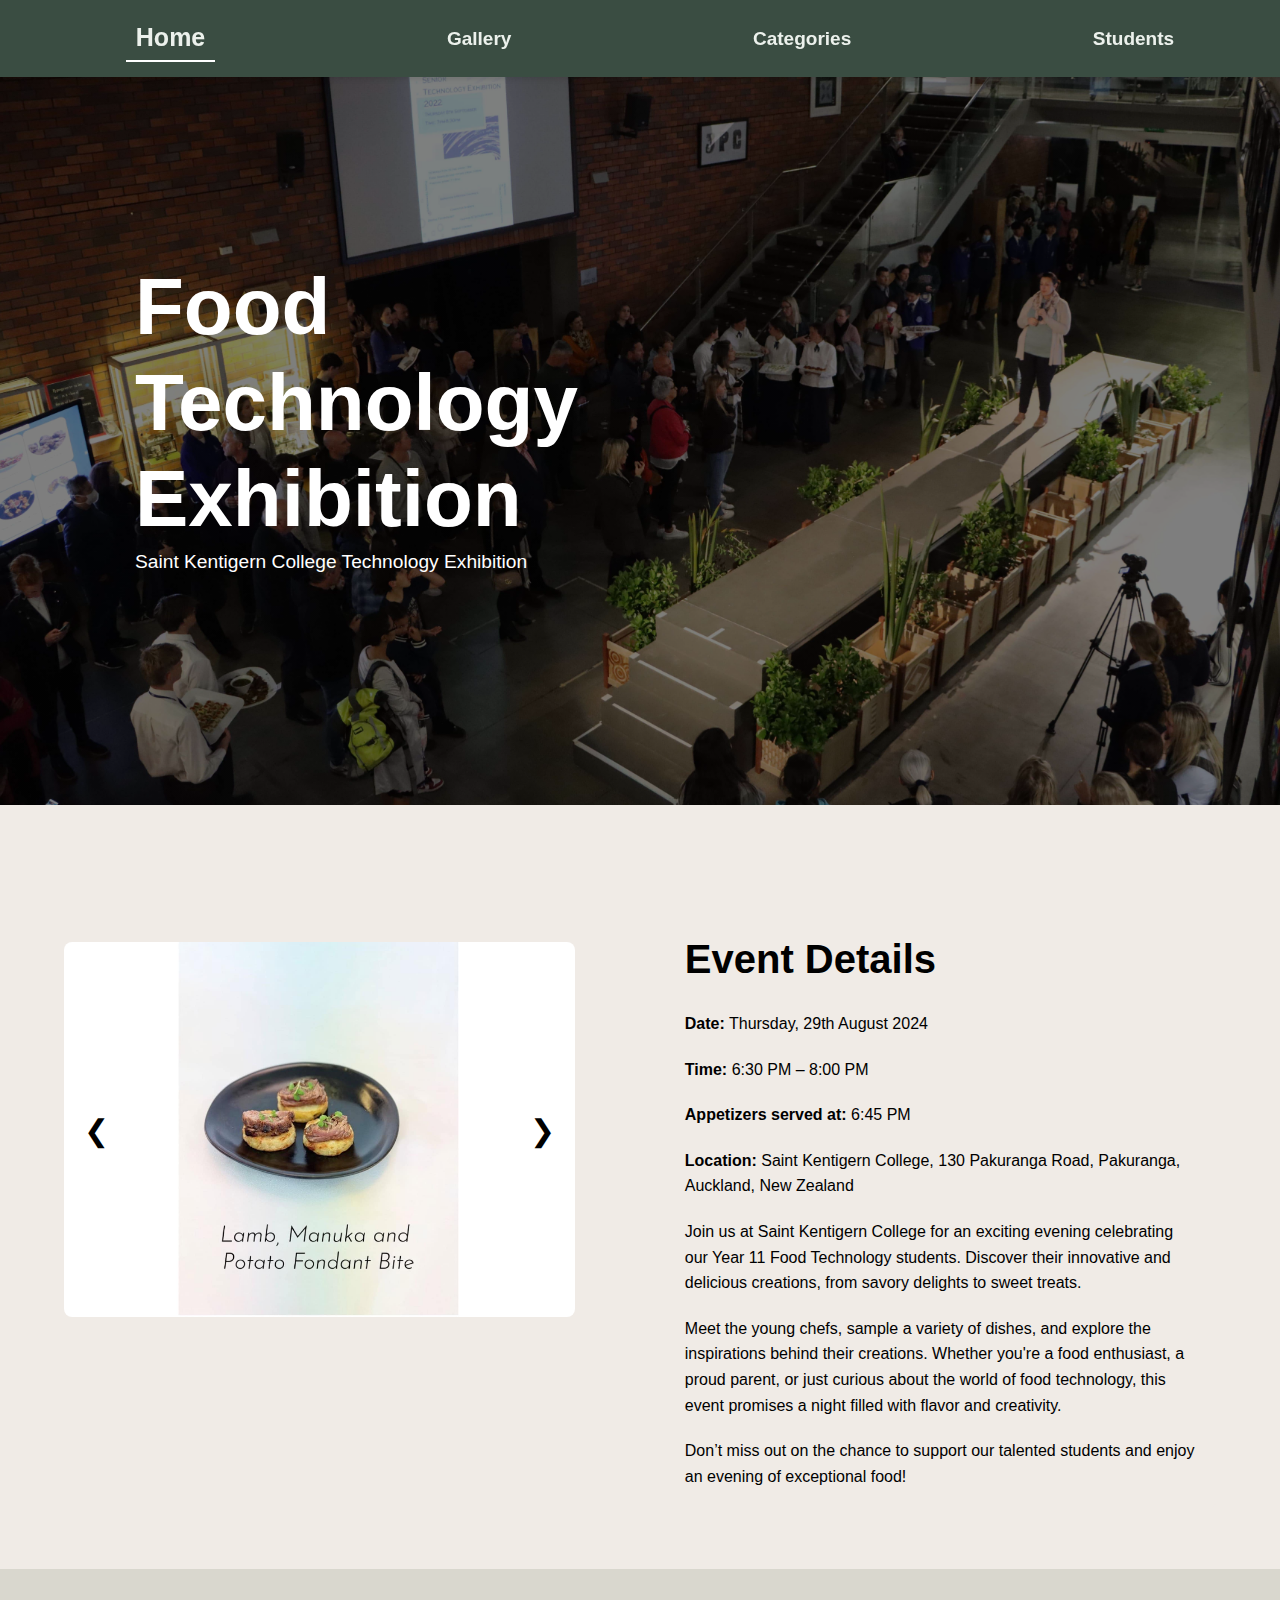
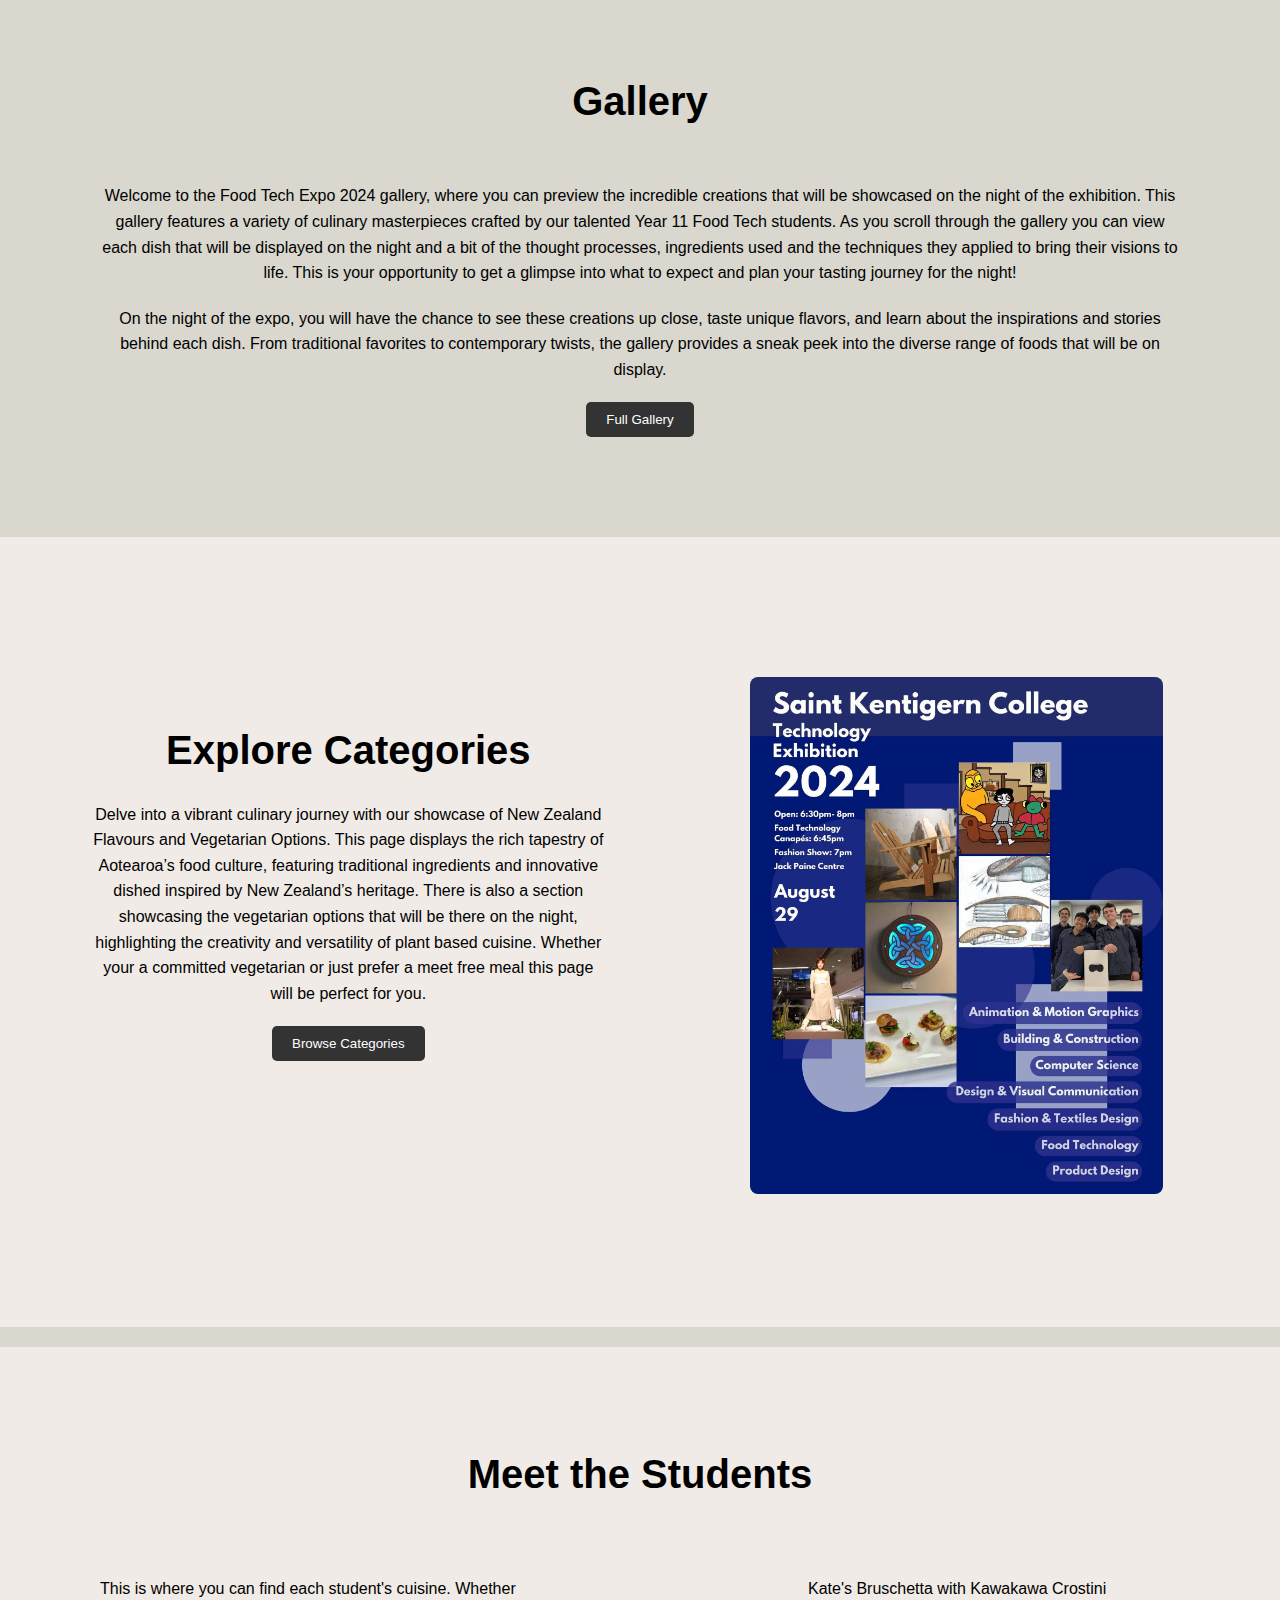
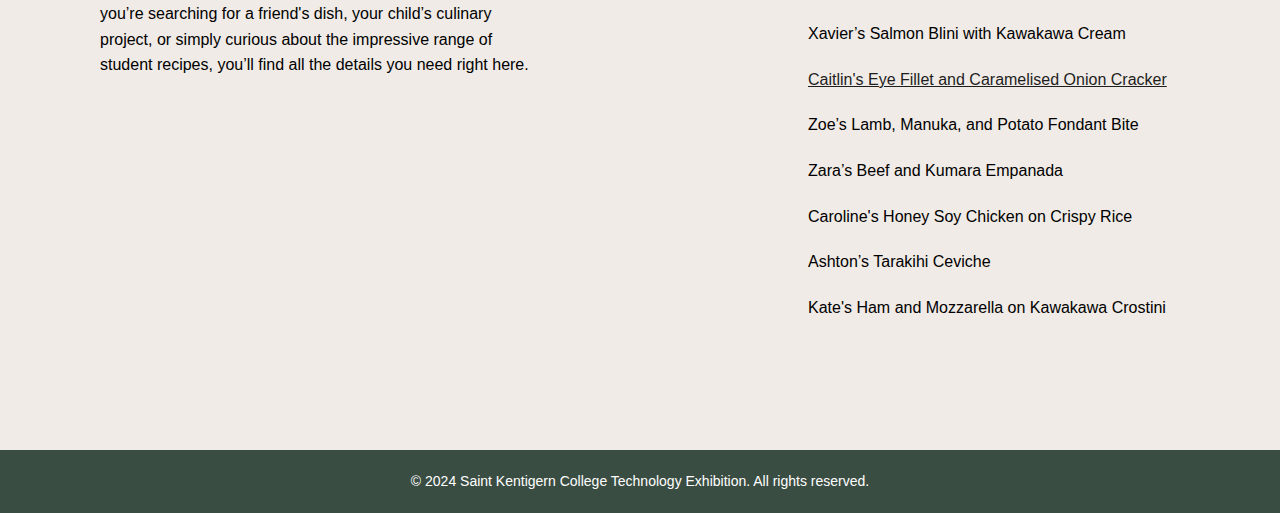
<file: index.html>
<!DOCTYPE html>
<html lang="en">

<head>
    <meta charset="UTF-8">
    <meta http-equiv="X-UA-Compatible" content="IE=edge">
    <meta name="viewport" content="width=device-width, initial-scale=1.0">
    <title>Food Technology Exhibition</title>
    <link rel="stylesheet" href="/css/styles.css">
    <link rel="stylesheet" href="/css/nav-footer.css">

</head>

<body>

    <nav>
        <a class="nav-home" href="/html/index.html">Home</a>
        <a class="nav-gallery" href="/html/gallery.html">Gallery</a>
        <a class="nav-categories" href="/html/categories.html">Categories</a>
        <a class="nav-student" href="#students">Students</a>
    </nav>



    <div id="hero-imageid" class="hero-image">
        <div class="hero-text">
            <h1>Food Technology Exhibition</h1>
            <p>Saint Kentigern College Technology Exhibition</p>
        </div>
    </div>

    <section class="intro">
        <div class="intro-content">
            <div class="slider-container">
                <div class="slider">
                    <div class="slides">

                        <img src="/images/food-images/food-1.jpg" alt="Lamb, Manuka and Potato Fondant Bite">
                        <img src="/images/food-images/food-2.jpg" alt="Beef and Kumara Empanada">
                        <img src="/images/food-images/food-3.png" alt="Tarakihi Ceviche">
                        <img src="/images/food-images/food-4.png" alt="Ham and Mozzerella on Kawakawa Crostini">
                        <img src="/images/food-images/food-5.jpg" alt="Eye Fillet and Caramelised Onion Cracker">
                        <img src="/images/food-images/food-6.jpg" alt="Salmon Blini with Kawakawa Cream">
                        <img src="/images/food-images/food-7.png" alt="Bruschetta with Kawakawa Crostini">
                        <img src="/images/food-images/food-8.jpg" alt="Honey Soy Chicken on Crispy Rice">
                    </div>
                    <button class="prev">&#10094;</button>
                    <button class="next">&#10095;</button>
                </div>


            </div>



            <div class="intro-text">
                <h2>Event Details</h2>
                <p><strong>Date:</strong> Thursday, 29th August 2024</p>
                <p><strong>Time:</strong> 6:30 PM – 8:00 PM</p>
                <p><strong>Appetizers served at:</strong> 6:45 PM</p>
                <p><strong>Location:</strong> Saint Kentigern College, 130 Pakuranga Road,
                    Pakuranga, Auckland,
                    New Zealand</p>

                <p>Join us at Saint Kentigern College for an exciting evening celebrating our Year 11 Food Technology
                    students. Discover their innovative and delicious creations, from savory delights to sweet treats.
                </p>

                <p>Meet the young chefs, sample a variety of dishes, and explore the inspirations behind their
                    creations. Whether you're a food enthusiast, a
                    proud parent, or just curious about the world of food technology, this event promises a night filled
                    with flavor and creativity.</p>

                <p>Don’t miss out on the chance to support our talented students and enjoy an evening of exceptional
                    food!</p>
            </div>
        </div>
    </section>

    <section id="gallery" class="section gallery-section">
        <h2>Gallery</h2>
        <p>Welcome to the Food Tech Expo 2024 gallery, where you can preview the incredible creations that will be
            showcased on the night of the exhibition. This gallery features a variety of culinary masterpieces crafted
            by our talented Year 11 Food Tech students. As you scroll through the gallery you can view each dish that
            will be displayed on the night and a bit of the thought processes, ingredients used and the techniques they
            applied to bring their visions to life. This is your opportunity to get a glimpse into what to expect and
            plan your tasting journey for the night!</p>
        <p>On the night of the expo, you will have the chance to see these creations up close, taste unique flavors, and
            learn about the inspirations and stories behind each dish. From traditional favorites to contemporary
            twists, the gallery provides a sneak peek into the diverse range of foods that will be on display. </p>
        <button class="navigate-button" onclick="window.location.href='gallery.html'">Full Gallery</button>

    </section>




    <section class="category-section">

        <div class="category-content">
            <div class="category-text-content">
                <h2>Explore Categories</h2>
                <p>Delve into a vibrant culinary journey with our showcase of New Zealand Flavours and Vegetarian
                    Options. This page displays the rich tapestry of Aotearoa’s food culture, featuring traditional
                    ingredients and innovative dished inspired by New Zealand’s heritage.
                    There is also a section showcasing the vegetarian options that will be there on the night,
                    highlighting the creativity and versatility of plant based cuisine. Whether your a committed
                    vegetarian or just prefer a meet free meal this page will be perfect for you.</p>
                <button class="navigate-button" onclick="window.location.href='categories.html'">Browse
                    Categories</button>
            </div>

            <div class="category-image-content">
                <img src="/images/poster.jpg" alt="Saint Kentigern Tech Exhibition Poster">
            </div>
        </div>
    </section>

    <div class="divider"></div>

    <section id="students" class="section students-section">
        <h2>Meet the Students</h2>
        <p></p>

        <div class="students-content">
            <div class="students-left">
                <p>This is where you can find each student's cuisine. Whether you’re searching for a friend's dish, your
                    child’s culinary project, or simply curious about the impressive range of student recipes, you’ll
                    find all the details you need right here.</p>

            </div>

            <div class="students-right">
                <p>Kate's Bruschetta with Kawakawa Crostini</p>
                <p>Xavier’s Salmon Blini with Kawakawa Cream</p>
                <p><a href="student.html">Caitlin's Eye Fillet and Caramelised Onion Cracker</a></p>
                <p>Zoe’s Lamb, Manuka, and Potato Fondant Bite</p>
                <p>Zara’s Beef and Kumara Empanada</p>
                <p>Caroline's Honey Soy Chicken on Crispy Rice</p>
                <p>Ashton’s Tarakihi Ceviche</p>
                <p>Kate's Ham and Mozzarella on Kawakawa Crostini</p>
            </div>
        </div>
    </section>



    <footer>
        <div class="footer-content">
            <p>&copy; 2024 Saint Kentigern College Technology Exhibition. All rights reserved.</p>
        </div>
    </footer>


    <script src="/js/auto-slider.js"></script>
</body>

</html>
</file>
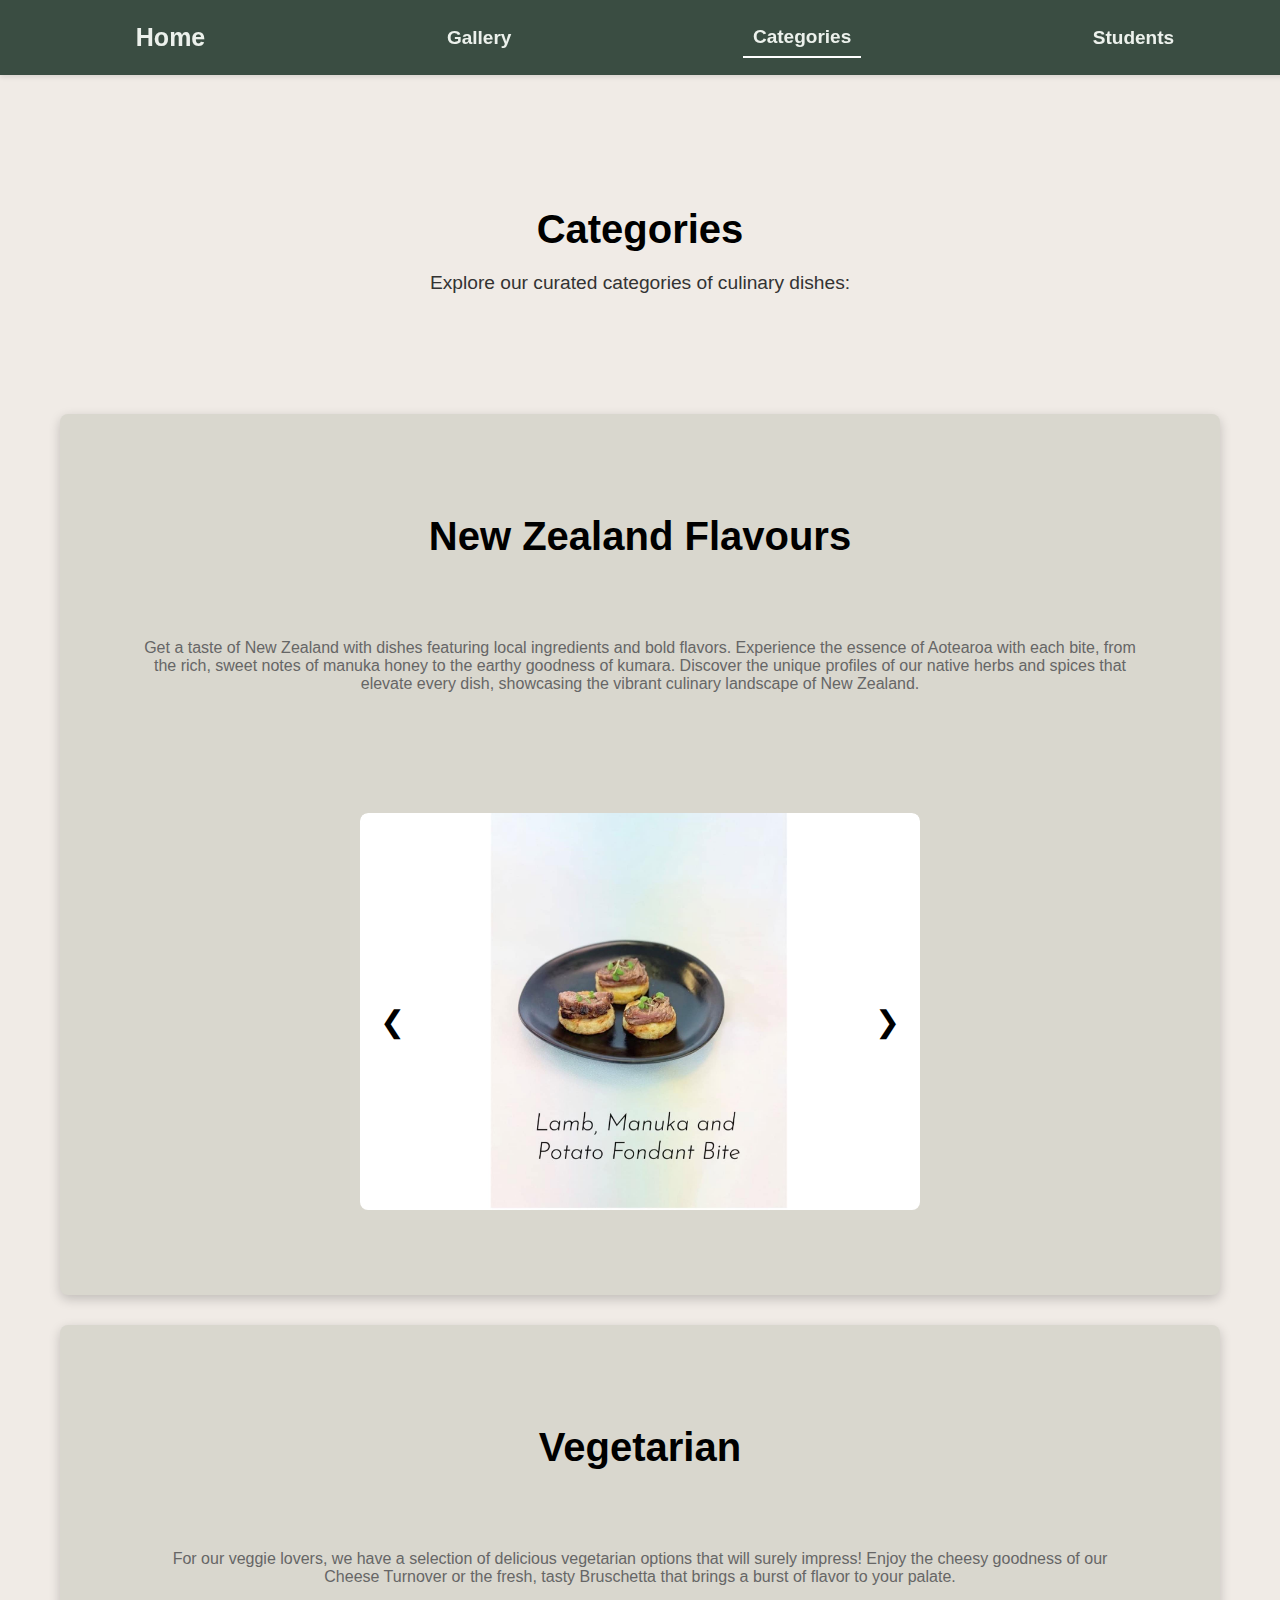
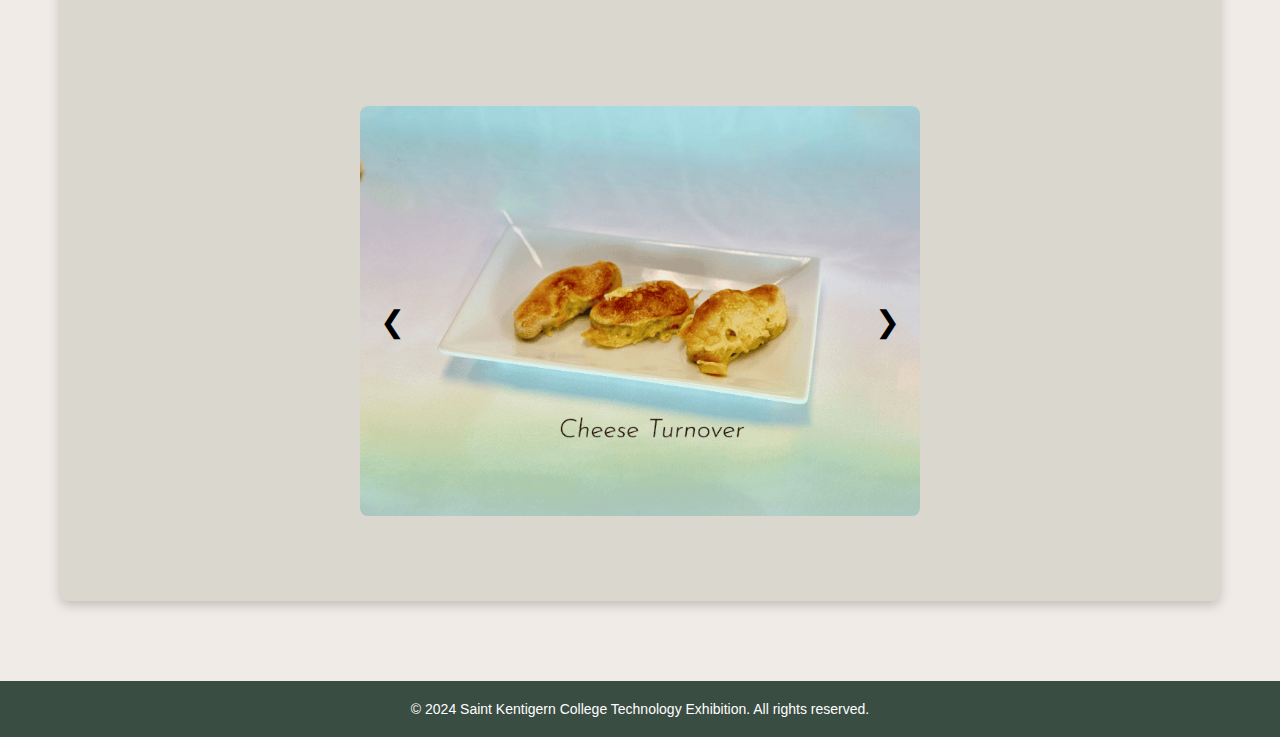
<file: categories.html>
<!DOCTYPE html>
<html lang="en">

<head>
    <meta charset="UTF-8">
    <meta name="viewport" content="width=device-width, initial-scale=1.0">
    <title>Categories - Food Technology Exhibition</title>
    <link rel="stylesheet" href="/css/categories.css">
    <link rel="stylesheet" href="/css/nav-footer.css">
</head>

<body>

    <nav>
        <a class="nav-home" href="index.html">Home</a>
        <a class="nav-gallery" href="gallery.html">Gallery</a>
        <a class="nav-categories" href="categories.html">Categories</a>
        <a class="nav-student" href="/html/index.html#students">Students</a>
    </nav>

    <section class="category-section">
        <h1>Categories</h1>
        <p>Explore our curated categories of culinary dishes:</p>

        <div class="category-grid">
            <div class="category-item">
                <h1>New Zealand Flavours</h1>
                <p>Get a taste of New Zealand with dishes featuring local ingredients and bold flavors. Experience the essence of Aotearoa with each bite, from the rich, sweet notes of manuka honey to the earthy goodness of kumara. Discover the unique profiles of our native herbs and spices that elevate every dish, showcasing the vibrant culinary landscape of New Zealand.</p>

                <div class="slider-container">
                    <div class="slider">
                        <div class="slides">
                            <img src="/images/food-images/food-1.jpg" alt="Lamb, Manuka and Potato Fondant Bite">
                            <img src="/images/food-images/food-2.jpg" alt="Beef and Kumara Empanada">
                            <img src="/images/food-images/food-6.jpg" alt="Salmon Blini with Kawakawa Cream">
                            <img src="/images/food-images/food-7.png" alt="Bruschetta with Kawakawa Crostini">
                        </div>
                        <button class="prev">&#10094;</button>
                        <button class="next">&#10095;</button>
                    </div>
                </div>
            </div>

            <div class="category-item">
                <h1>Vegetarian</h1>
                <p>For our veggie lovers, we have a selection of delicious vegetarian options that will surely impress! Enjoy the cheesy goodness of our Cheese Turnover or the fresh, tasty Bruschetta that brings a burst of flavor to your palate.</p>

                <div class="slider-container">
                    <div class="slider">
                        <div class="slides">
                            <img src="/images/food-images/food-4.png" alt="Cheese Turnover">
                            <img src="/images/food-images/food-7.png" alt="Bruschetta">
                        </div>
                        <button class="prev">&#10094;</button>
                        <button class="next">&#10095;</button>
                    </div>
                </div>
            </div> <!-- Close category-item div -->
        </div> <!-- Close category-grid div -->
    </section>

    <footer>
        <div class="footer-content">
            <p>&copy; 2024 Saint Kentigern College Technology Exhibition. All rights reserved.</p>
        </div>
    </footer>

    <script src="/js/auto-slider.js"></script>
</body>

</html>
</file>
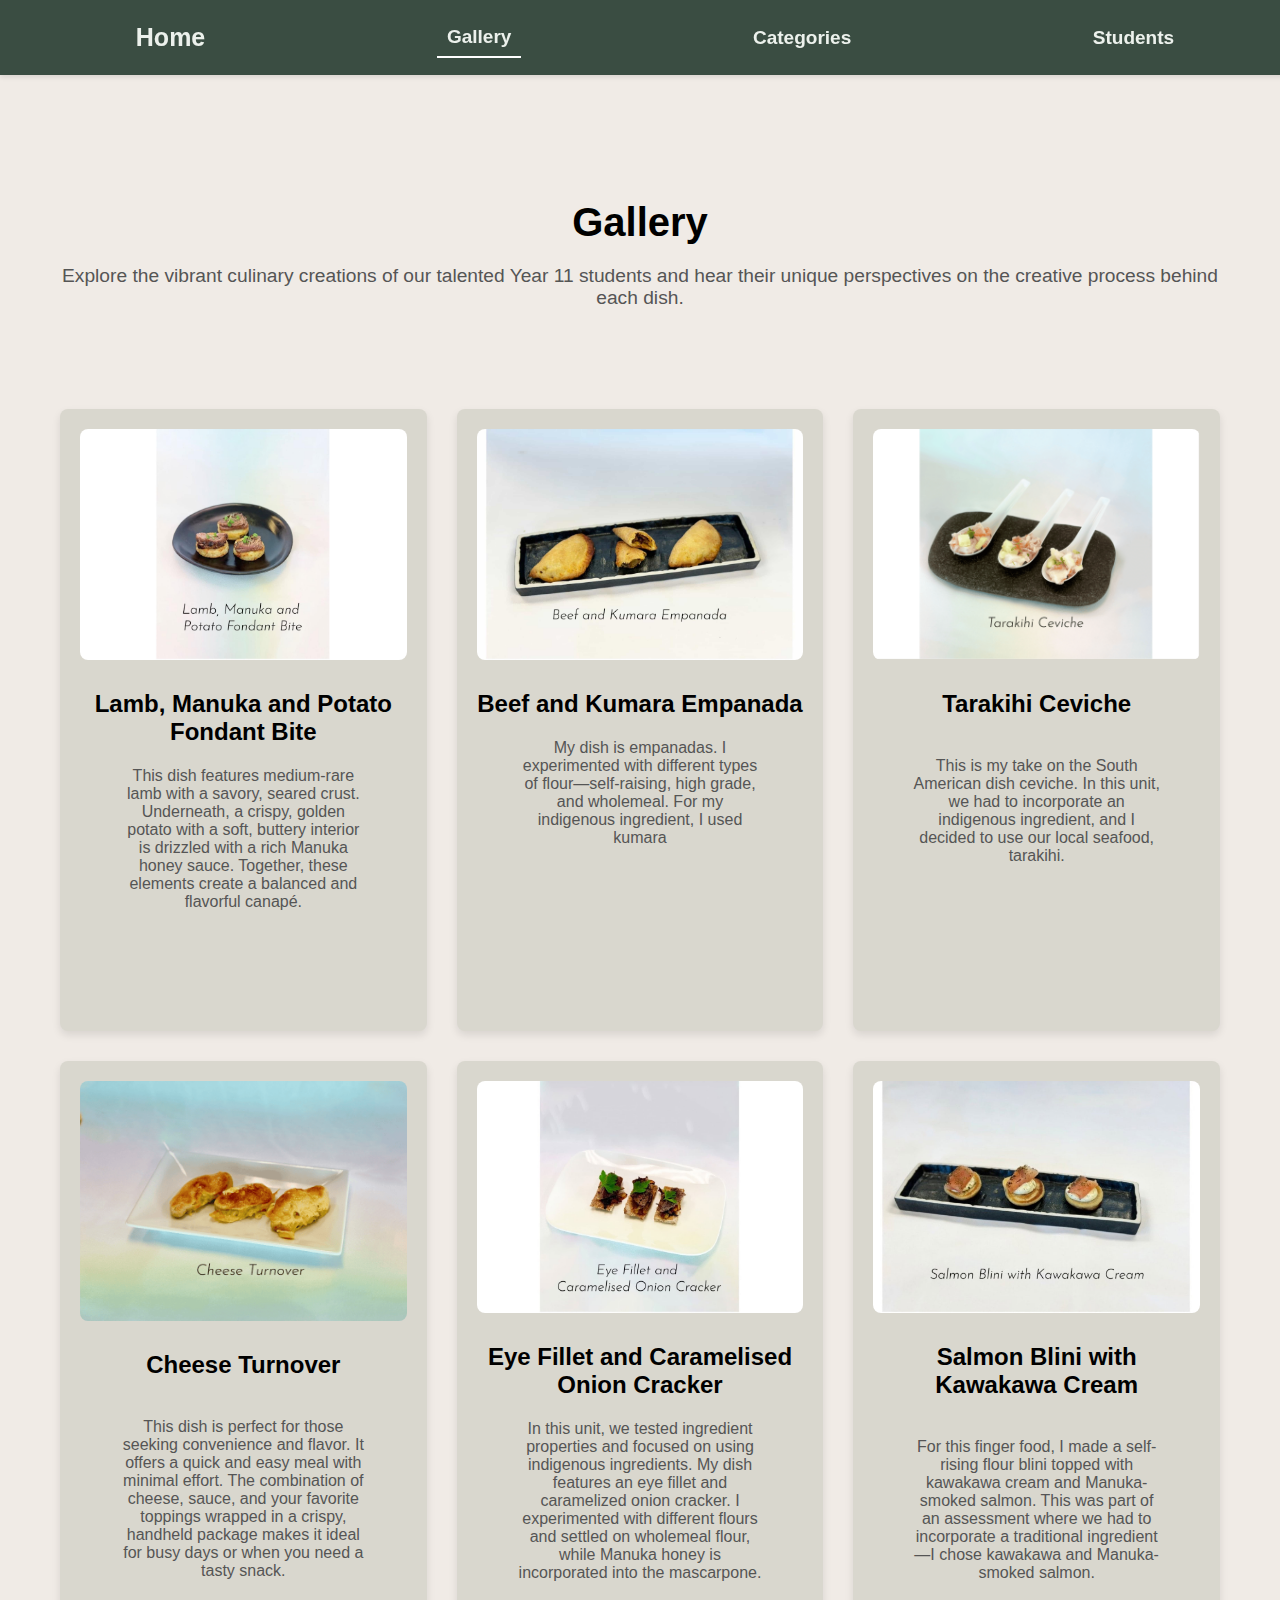
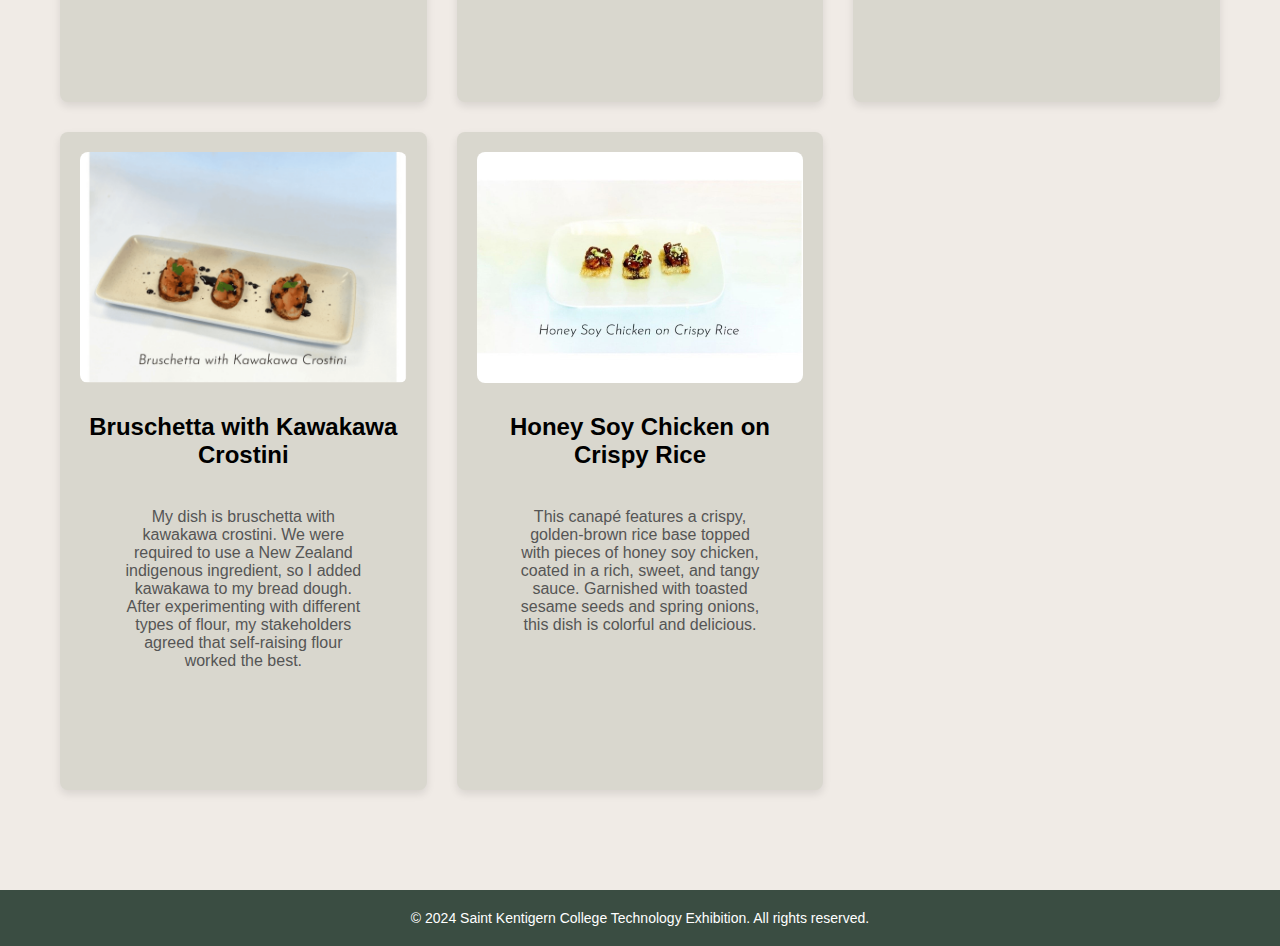
<file: gallery.html>
<!DOCTYPE html>
<html lang="en">

<head>
    <meta charset="UTF-8">
    <meta name="viewport" content="width=device-width, initial-scale=1.0">
    <title>Gallery - Food Technology Exhibition</title>
    <link rel="stylesheet" href="/css/gallery.css">
    <link rel="stylesheet" href="/css/nav-footer.css">
</head>

<body>

    <nav>
        <a class="nav-home" href="index.html">Home</a>
        <a class="nav-gallery" href="gallery.html">Gallery</a>
        <a class="nav-categories" href="categories.html">Categories</a>
        <a class="nav-student" href="/html/index.html#students">Students</a>
    </nav>

    <section class="gallery-section">
        <h1>Gallery</h1>
        <p>Explore the vibrant culinary creations of our talented Year 11 students and hear their unique perspectives on
            the creative process behind each dish.</p>


        <div class="gallery-grid">
            <div class="gallery-item">
                <img src="/images/food-images/food-1.jpg" alt="Lamb, Manuka and Potato Fondant Bite" class="gallery-image">
                <h2>Lamb, Manuka and Potato Fondant Bite</h2>
                <p>This dish features medium-rare lamb with a savory, seared crust. Underneath, a crispy, golden potato
                    with a soft, buttery interior is drizzled with a rich Manuka honey sauce. Together, these elements
                    create a balanced and flavorful canapé.</p>
            </div>
            <div class="gallery-item">
                <img src="/images/food-images/food-2.jpg" alt="Beef and Kumara Empanada" class="gallery-image">
                <h2>Beef and Kumara Empanada</h2>
                <p>My dish is empanadas. I experimented with different types of flour—self-raising, high grade, and
                    wholemeal. For my indigenous ingredient, I used kumara</p>
            </div>
            <div class="gallery-item">
                <img src="/images/food-images/food-3.png" alt="Tarakihi Ceviche" class="gallery-image">
                <h2>Tarakihi Ceviche</h2>
                <br>
                <p>This is my take on the South American dish ceviche. In this unit, we had to incorporate an indigenous
                    ingredient, and I decided to use our local seafood, tarakihi.</p>
            </div>
            <div class="gallery-item">
                <img src="/images/food-images/food-4.png" alt="Cheese Turnover" class="gallery-image">
                <h2>Cheese Turnover</h2>
                <br>
                <p>This dish is perfect for those seeking convenience and flavor. It offers a quick and easy meal with
                    minimal effort. The combination of cheese, sauce, and your favorite toppings wrapped in a crispy,
                    handheld package makes it ideal for busy days or when you need a tasty snack.</p>
            </div>
            <div class="gallery-item">
                <img src="/images/food-images/food-5.jpg" alt="Eye Fillet and Caramelised Onion Cracker" class="gallery-image">
                <h2>Eye Fillet and Caramelised Onion Cracker</h2>
                <p>In this unit, we tested ingredient properties and focused on using indigenous ingredients. My dish
                    features an eye fillet and caramelized onion cracker. I experimented with different flours and
                    settled on wholemeal flour, while Manuka honey is incorporated into the mascarpone.</p>
            </div>
            <div class="gallery-item">
                <img src="/images/food-images/food-6.jpg" alt="Salmon Blini with Kawakawa Cream" class="gallery-image">
                <h2>Salmon Blini with Kawakawa Cream</h2>
                <br>
                <p>For this finger food, I made a self-rising flour blini topped with kawakawa cream and Manuka-smoked
                    salmon. This was part of an assessment where we had to incorporate a traditional ingredient—I chose
                    kawakawa and Manuka-smoked salmon.</p>
            </div>
            <div class="gallery-item">
                <img src="/images/food-images/food-7.png" alt="Bruschetta with Kawakawa Crostini" class="gallery-image">
                <h2>Bruschetta with Kawakawa Crostini</h2>
                <br>
                <p>My dish is bruschetta with kawakawa crostini. We were required to use a New Zealand indigenous
                    ingredient, so I added kawakawa to my bread dough. After experimenting with different types of
                    flour, my stakeholders agreed that self-raising flour worked the best.</p>
            </div>
            <div class="gallery-item">
                <img src="/images/food-images/food-8.jpg" alt="Honey Soy Chicken on Crispy Rice" class="gallery-image">
                <h2>Honey Soy Chicken on Crispy Rice</h2>
                <br>
                <p>This canapé features a crispy, golden-brown rice base topped with pieces of honey soy chicken, coated
                    in a rich, sweet, and tangy sauce. Garnished with toasted sesame seeds and spring onions, this dish
                    is colorful and delicious.</p>
            </div>
        </div>
    </section>

    <div id="myModal" class="modal">
        <span class="modal-close">&times;</span>
        <img class="modal-content" id="img01">

    </div>

    <footer>
        <div class="footer-content">
            <p>&copy; 2024 Saint Kentigern College Technology Exhibition. All rights reserved.</p>
        </div>
    </footer>

    <script>

        document.addEventListener("DOMContentLoaded", () => {
            const modal = document.getElementById("myModal");
            const modalImg = document.getElementById("img01");
            const closeModal = document.querySelector(".modal-close");


            const images = document.querySelectorAll(".gallery-image");


            images.forEach((img) => {
                img.addEventListener("click", function () {
                    modal.style.display = "flex";
                    modalImg.src = this.src;
                });
            });


            closeModal.addEventListener("click", function () {
                modal.style.display = "none";
            });


            modal.addEventListener("click", function (event) {
                if (event.target === modal) {
                    modal.style.display = "none";
                }
            });
        });

    </script>
</body>

</html>
</file>
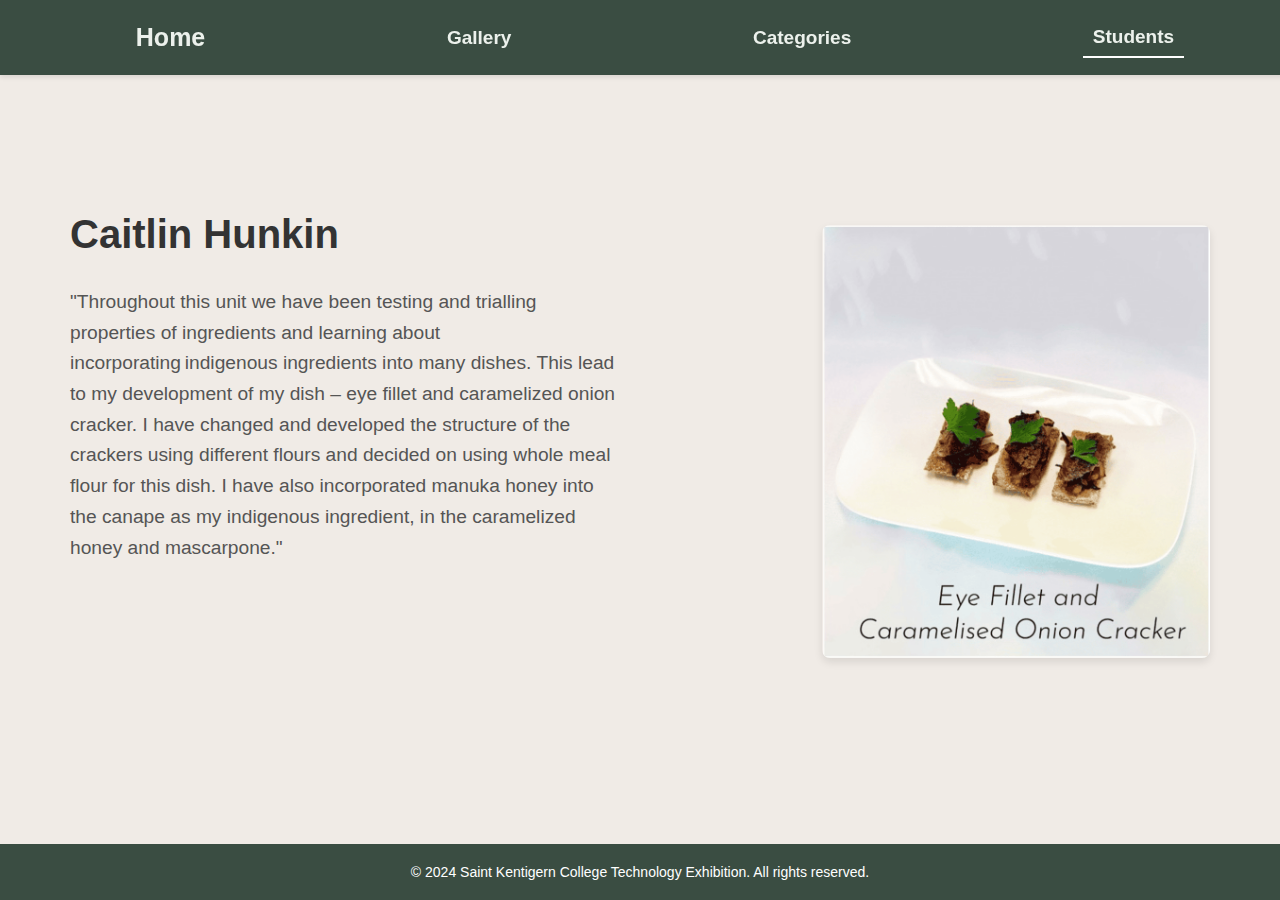
<file: student.html>
<!DOCTYPE html>
<html lang="en">
<head>
    <meta charset="UTF-8">
    <meta name="viewport" content="width=device-width, initial-scale=1.0">
    <title>Student Project - Caitlin Hunkin</title>
    <link rel="stylesheet" href="/css/student.css">
    <link rel="stylesheet" href="/css/nav-footer.css">
</head>
<body>

    <nav>
        <a class="nav-home" href="index.html">Home</a>
        <a class="nav-gallery" href="gallery.html">Gallery</a>
        <a class="nav-categories" href="categories.html">Categories</a>
        <a class="nav-student" href="student.html">Students</a>
    </nav>

    <section class="student-section">
        <div class="student-content">
            <div class="text-content">
                <h1>Caitlin Hunkin</h1>
                <p>"Throughout this unit we have been testing and trialling properties of ingredients and learning about incorporating indigenous ingredients into many dishes. This lead to my development of my dish – eye fillet and caramelized onion cracker. I have changed and developed the structure of the crackers using different flours and decided on using whole meal flour for this dish. I have also incorporated manuka honey into the canape as my indigenous ingredient, in the caramelized honey and mascarpone." </p>
            </div>
            <div class="image-content">
                <img src="/images/food-images/food-5-cropped.png" alt="Caitlin Hunkin's Culinary Creation">
            </div>
        </div>
    </section>

    <footer>
        <div class="footer-content">
            <p>&copy; 2024 Saint Kentigern College Technology Exhibition. All rights reserved.</p>
        </div>
    </footer>

</body>
</html>
</file>
<file: css/styles.css>
body,
h1,
h2,
p,
ul,
li,
a,
button {
  margin: 0;
  padding: 0;
  box-sizing: border-box;
}

body {
  font-family: Arial, sans-serif;
  line-height: 1.6;
  margin: 0;
  padding: 0;
  height: 100vh;
  background-color: #f0ebe6;
}

nav a.nav-home {
  font-size: 23px;
  font-weight: 800;
  border-bottom: 2px solid #ffffff; /* Underlines 'home' on nav bar */
}

/* Hero section */

.hero-image {
  background-image: linear-gradient(rgba(0, 0, 0, 0.5), rgba(0, 0, 0, 0.5)),
    url("/images/hero.jpg");
  height: 85%;
  background-position: center;
  background-repeat: no-repeat;
  background-size: cover;
  position: relative;
  margin-bottom: 82px;
  padding-top: 40px;
}

.hero-text {
  position: absolute;
  text-align: left;
  top: 50%;
  left: 15vh;
  transform: translateY(-50%);
  color: white;
  width: 20vw;
}

.hero-text h1 {
  font-size: 5rem;
  margin: 0;
  line-height: 1.2;
  margin-top: 30px;
}

.hero-text p {
  font-size: 1.2rem;
  width: 400px;
}

/* Intro Section */

.intro {
  display: flex;
  justify-content: center;
  padding: 20px;
  background-color: #f0ebe6;
  margin: 20px auto;
  max-width: 100%;
  padding: 40px 5vw;
}

.intro-content {
  display: flex;
  width: 100%;
  max-width: 1200px;
}

.intro-text {
  flex: 1;
  max-width: 600px;
  text-align: left;
  padding: 0 20px;
  border-radius: 8px;
  background-color: #f0ebe6;
  margin-left: 2vw;
}

/* Image slider */

.slider-container {
  flex: 1;
  margin-right: 0;
  position: relative;
  margin: 0 auto;
  overflow: hidden;
  border-radius: 8px;
  width: 100%;
  margin-right: 5vw;
  padding-top: 15px;
}

.slides img {
  width: 100%;
  height: auto;
  display: block;
  border-radius: 8px;
  object-fit: cover;
}

.slider {
  position: relative;
}

.slides {
  display: flex;
  transition: transform 0.7s ease-in-out;
}

.prev,
.next {
  cursor: pointer;
  position: absolute;
  top: 50%;
  transform: translateY(-50%);
  background-color: transparent;
  border: none;
  font-size: 30px;
  color: black;
  padding: 10px;
  z-index: 10;
  transition: color 0.3s;
}

.prev {
  left: 10px;
}

.next {
  right: 10px;
}

.prev:hover,
.next:hover {
  color: rgb(0, 0, 0);
}

section {
  text-align: center;
}

section h2 {
  margin-bottom: 20px;
  font-size: 2.5rem;
}

section p {
  margin-bottom: 20px;
}

/* Gallery Section */

.gallery-section {
  margin-top: 20px;
  background-color: #d9d7ce;
  padding: 100px 100px;
}

.gallery-section h2 {
  padding-bottom: 30px;
  color: #000000;
}

.gallery-section p {
  color: #000000;
}

/* Category Section */

.category-section {
  padding: 0 20px;
  padding-top: 40px;
  padding-bottom: 100px;
  margin: 0 auto;
  margin: 0 20px;
}

.category-content {
  display: flex;
  align-items: center;
  justify-content: space-between;
  gap: 20px;
}

.category-text-content {
  flex: 1;
  padding-right: 20px;
  margin-left: 50px;
}

.category-text-content h2 {
  font-size: 2.5rem;
  margin-bottom: 20px;
  color: #000000;
}

.category-text-content p {
  color: #000000;
  line-height: 1.6;
}

.category-image-content {
  flex: 1;
  text-align: right;
  padding-top: 100px;
  margin-right: 6vw;
  max-width: 60%;
}

.category-image-content img {
  max-width: 65%;
  border-radius: 8px;
}

.divider {
  width: 100%;
  height: 20px;
  background-color: #d9d7ce;
  margin: 25px 0;
}

/* Student Section */

.students-section {
  padding: 40px 20px;
  background-color: #f0ebe6;
  padding-top: 70px;
  padding-bottom: 90px;
}

#students h2 {
  color: rgb(0, 0, 0);
  font-size: 2.5rem;
  padding-bottom: 30px;
}

.students-content {
  display: flex;
  justify-content: flex-start;
  align-items: flex-start;
}

.students-left {
  flex-basis: 40%;
  padding: 20px;
  text-align: left;
  padding-left: 80px;
}

.students-right {
  flex-basis: 40%;
  margin-left: auto;
  padding: 20px;
  text-align: left;
  padding-left: 20vw;
}

.students-section .students-right p a {
  color: #1e1e1e;
}

.students-section .students-right p a:hover {
  color: #000000;
  font-weight: bold;
}

button {
  padding: 10px 20px;
  background-color: #333;
  color: #fff;
  border: none;
  cursor: pointer;
  border-radius: 5px;
}

button:hover {
  background-color: #555;
}

/*------- Media queries -------*/

@media (max-width: 1400px) {
  .category-image-content img {
    max-width: 80%;
  }
}

@media (max-width: 1024px) {
  .hero-text h1 {
    font-size: 3.5rem;
  }

  .hero-text p {
    font-size: 1rem;
    width: 300px;
  }
}

/* Changes for Ipads */

@media (max-width: 850px) {
  .hero-image {
    height: 85%;
  }
  .intro-content {
    flex-direction: column;
    align-items: center;
  }

  .slider-container {
    order: 1;
    width: 80%;
    margin: 0;
    padding-bottom: 80px;
  }

  .prev:hover,
  .next:hover {
    color: gray;
    transform: translateY(-50%) scale(0.8); /* Increase size on hover */
  }

  .intro-text {
    order: 2;
    text-align: center;
    padding: 20px;
    margin: 0;
    max-width: 100%;
  }

  .gallery-section {
    padding: 100px 45px;
  }

  .category-content {
    flex-direction: column;
    align-items: center;
    text-align: center;
  }

  .category-text-content {
    margin-left: 0;
    padding-right: 0;
    text-align: center;
  }

  .category-image-content {
    margin-right: 0;
    padding-top: 50px;
    text-align: center;
    align-items: center;
  }

  .students-content {
    flex-direction: column;
    gap: 20px;
    position: relative;
  }

  .students-left,
  .students-right {
    flex-basis: 100%;
    padding: 10px;
    position: relative;
    margin-left: 0;
  }
}

/* Changes for Ipads */

@media (max-width: 768px) {
  .hero-text {
    text-align: center;
    left: 50%;
    transform: translate(-50%, -50%);
    width: 80vw;
  }

  .hero-text h1 {
    font-size: 2.5rem;
  }

  .hero-text p {
    font-size: 0.9rem;
    width: 100%;
  }

  
  .students-content {
    align-items: center;
    gap: 0;
  }

  .students-left,
  .students-right {
    padding: 0 20px;
  }
}


@media (max-width: 550px) {
    .category-image-content img {
        width: 100%; /* Make the image take full width */
        max-width: none; /* Remove any max-width restrictions */
        height: auto; /* Maintain aspect ratio */
    }
}

/* Changes for phones */

@media (max-width: 480px) {
  .hero-image {
    height: 85%;
  }
  .hero-text {
    text-align: center;
    
  }
  .hero-text h1 {
    font-size: 2rem;
  }

  .hero-text p {
    font-size: 0.8rem;
    width: 90%;
    text-align: center;
    width: 100%;
    
  }


  

  .slider-container {
    width: 85%;
  }

  .gallery-section {
    padding: 100px 30px;
  }

  .intro-text {
    padding: 0 10px;
  }

  .students-content {
    padding: 0 10px;
  }
}
</file>
<file: css/nav-footer.css>
nav {
  display: flex;
  justify-content: space-around;
  align-items: center;
  background-color: #3a4d42;
  padding: 15px;
  box-shadow: 0 2px 5px rgba(0, 0, 0, 0.1);
  position: fixed;
  top: 0;
  width: 100%;
  z-index: 1000;
}

nav a {
  color: #ecf1ec;
  text-decoration: none;
  font-size: 19px;
  transition: color 0.3s;
  font-weight: 600;
  padding: 10px;
  line-height: 1;
}

nav a.nav-home {
  font-size: 25px;
}


nav a:hover {
  color: #c3c3c3;
  transform: scale(1.1);
}



  


/* ------ Footer ------ */






footer {
  background-color: #3a4d42;
  color: #fff; 
  text-align: center; 
  padding: 20px 0; 
  position: relative; 
  bottom: 0; 
  width: 100%; 

}

.footer-content p {
  margin: 0; 
  font-size: 14px;
}





/* Navigation bar media queries */



@media (max-width: 500px) {
    nav {
      justify-content: flex-start; 
      padding-left: 20px; 
      gap: 3vw;
    }
    
    nav a {
      padding-left: 10px; 
     
    }

    nav a.nav-home {
        font-size: 19px; /* Shrink 'Home' font size below 500px */
    }
  }
  

  @media (max-width: 436px) {
    nav {
      justify-content: flex-start; 
      padding-left: 10px; 
    }
    
    nav a {
      font-size: 15px;
    }
  }


  /* -------------------------- */


  /* Footer media queries */





@media (max-width: 768px) {
  .students-content {
    flex-direction: column;
    align-items: center;
  }

  .students-left,
  .students-right {
    width: 100%;
  }
}
</file>
<file: css/categories.css>
body {
  font-family: Arial, sans-serif;
  background-color: #f0ebe6;
  margin: 0;
  padding: 0;
}

nav a.nav-categories {
  font-weight: 800;
  border-bottom: 2px solid #ffffff; /* Underlines category on nav bar */
}

.category-section {
  padding: 80px 20px;
  text-align: center;
  margin-top: 100px;
}

/* Title and Subtitle */

.category-section h1 {
  font-size: 2.5rem;
  margin-bottom: 20px;
}

.category-section p {
  font-size: 1.2rem;
  margin-bottom: 120px;
  color: #333;
}

/* Category block */

.category-grid {
  display: grid;
  gap: 30px;
  padding: 0 40px;
}

.category-item {
  background-color: #d9d7ce;
  padding: 20px;
  border-radius: 8px;
  box-shadow: 0 4px 12px rgba(0, 0, 0, 0.2); /* shadow */
  transition: transform 0.3s ease;
  text-align: center;
}

.category-item img {
  width: 100%;
  height: auto;
  border-radius: 8px;
  margin-bottom: 20px;
}

.category-item h3 {
  font-size: 1.5rem;
  margin-bottom: 10px;
  color: #333;
}

.category-item p {
  font-size: 1rem;
  color: #666;
  padding: 0 5vw;
}

.category-item h1 {
  margin: 80px;
}

/* Image slider */

.slider-container {
  flex: 1;
  position: relative;
  overflow: hidden;
  border-radius: 8px;
  width: 50%;
  max-width: 800px;
  margin: 0 auto;
  margin-bottom: 5vh;
}

.slides img {
  width: 100%;
  height: auto;
  display: block;
  border-radius: 8px;
  object-fit: cover;
}

.slider {
  position: relative;
}

.slides {
  display: flex;
  transition: transform 0.7s ease-in-out;
}

.prev,
.next {
  cursor: pointer;
  position: absolute;
  top: 50%;
  transform: translateY(-50%);
  background-color: transparent;
  border: none;
  font-size: 30px;
  color: black;
  padding: 10px;
  z-index: 10;
  transition: color 0.3s;
}

.prev {
  left: 10px;
}

.next {
  right: 10px;
}

.prev:hover,
.next:hover {
  color: rgb(0, 0, 0);
}

/* Button */

button {
  padding: 10px 20px;
  background-color: #333;
  color: #fff;
  border: none;
  cursor: pointer;
  border-radius: 5px;
}

button:hover {
  background-color: #555;
}

/*------ Media queries for changing screen sizes ------*/



@media (max-width: 1080px) {
    .slider-container {
        width: 70%;
    }

}
/* Changes for Ipad */

@media (max-width: 768px) {
  .category-section {
    padding: 60px 10px;
  }

  .category-section h1 {
    font-size: 2rem;
  }

  .category-section p {
    font-size: 1rem;
    margin-bottom: 80px;
  }

  .category-grid {
    padding: 0 20px;
  }

  .slider-container {
    width: 100%;
    margin: 0;
    margin-bottom: 2vh;
  }

  .prev:hover,
  .next:hover {
    color: gray;
    transform: translateY(-50%) scale(0.8); /* Increase size on hover */
  }
}



@media (max-width: 600px) {  /* Makes margins around the header smaller */
    .category-section h1 {
        font-size: 1.8rem;
    }

    .category-section {
        padding-top: 15px;
    }
}
/* Changes for phone */


@media (max-width: 500px) {
  .category-section h1 {
    margin: 40px;
  }

  .category-section p {
    font-size: 0.9rem;
    margin-bottom: 70px;
  }

  .category-item h3 {
    font-size: 1.2rem;
  }

  .category-item p {
    font-size: 0.9rem;
  }

  .category-item p {
    padding: 0 4px;
  }
}
</file>
<file: css/gallery.css>
body {
  font-family: Arial, sans-serif;
  background-color: #f0ebe6;
  margin: 0;
  padding: 0;
}

nav a.nav-gallery {
  font-weight: 800;
  border-bottom: 2px solid #ffffff; /* Underlines gallery on nav bar */
}

.gallery-section {
  padding: 0 20px;
  background-color: #f0ebe6;
  text-align: center;
  margin-top: 200px;
  margin-bottom: 100px;
}

.gallery-section h1 {
  font-size: 2.5rem;
  margin-bottom: 20px;
}

.gallery-section p {
  font-size: 1.2rem;
  margin-bottom: 100px;
  color: #555;
}

/* Each Gallery section */

.gallery-grid {
  display: grid;
  grid-template-columns: repeat(auto-fit, minmax(300px, 1fr));
  gap: 30px;
  padding: 0 40px;
  justify-content: center; /* Center the entire grid */
}

.gallery-item {
  background-color: #d9d7ce;
  padding: 20px;
  border-radius: 8px;
  box-shadow: 0 4px 8px rgba(0, 0, 0, 0.1);
  display: flex; /* aligns text and images */
  flex-direction: column; /* Stacks elements vertically */
  align-items: center; /* Center align items */
}

.gallery-item img {
  width: 100%;
  height: auto;
  border-radius: 8px;
  margin-bottom: 20px;
  cursor: pointer;
  transition: transform 0.3s ease; /* Add transition for scaling */
}

.gallery-item img:hover {
  transform: scale(1.05); /* Scale effect only on the image */
}

/* Feature for making the image pop up when clicked */

.modal {
  display: none;
  position: fixed;
  z-index: 1000;
  left: 0;
  top: 0;
  width: 100%;
  height: 100%;
  background-color: rgba(0, 0, 0, 0.8);
  justify-content: center;
  align-items: center;
}

.modal-content {
  width: 80%;
  max-width: 800px;
}

.modal-close {
  position: absolute;
  top: 20px;
  right: 35px;
  color: white;
  font-size: 40px;
  cursor: pointer;
}

/* Gallery blocks text */

.gallery-item h2 {
  font-size: 1.5rem;
  margin: 10px 0 5px;
  text-align: center; /* Center align title */
}

.gallery-item p {
  font-size: 1rem;
  color: #555;
  text-align: center; /* Center align description */
}

/*------ Media queries for different screen sizes ------*/

@media (max-width: 1376px) {
  .gallery-section p {
    padding: 0 40px;
  }
}

@media (max-width: 768px) {
  .gallery-section {
    padding: 0 10px;
  }

  .gallery-grid {
    grid-template-columns: repeat(
      2,
      1fr
    ); /* Makes 2 items per row for smaller screens */
  }

  .gallery-section h1 {
    font-size: 2rem;
  }

  .gallery-section p {
    font-size: 1rem;
  }
}

@media (max-width: 700px) {
  .gallery-grid {
    grid-template-columns: 1fr; /* Stack items in one column on smaller screens */
  }

  .gallery-section h1 {
    font-size: 1.8rem; /* Decreases title size */
  }

  .gallery-section {
    margin-top: 150px;
  }

  .gallery-section p {
    font-size: 0.9rem;
  }
}
</file>
<file: css/student.css>
html, body {
    height: 100%;
}

body {
    display: flex;
    flex-direction: column;
    font-family: Arial, sans-serif;
    background-color: #f0ebe6;
    margin: 0;
    padding: 0;
}

nav a.nav-student {
    font-weight: 800;
    border-bottom: 2px solid #ffffff; /* Underlines students on nav bar */
}

.student-section {
    flex: 1; 
    padding: 105px 40px;
    margin: 0 auto;
    max-width: 1200px;
    padding-bottom: 160px; 
}

.student-content {
    display: flex;
    align-items: center;
    justify-content: space-between;
    gap: 10px;
}

.text-content {
    flex: 1;
    padding-right: 20px;
}

.text-content h1 {
    font-size: 2.5rem;
    margin-bottom: 30px;
    color: #333;
}

.text-content p {
    font-size: 1.2rem;
    color: #555;
    line-height: 1.6;
}

/* Image */

.image-content {
    flex: 1;
    text-align: right;
    padding-top: 120px;
}

.image-content img {
    max-width: 70%; 
    height: auto;
    border-radius: 8px;
    box-shadow: 0 4px 8px rgba(0, 0, 0, 0.1);
}


/*------ Media queries for changing screen sizes ------*/





@media (max-width: 1420px) {
    .text-content {
    padding-left: 30px;
    }

    .image-content {
        padding-right: 30px;
        
    }
}


@media (max-width: 1240px) {
    .text-content {
        margin-top: 60px;
    }
}



/* Changes for Ipads */


@media (max-width: 930px) {
    .student-content {
        flex-direction: column;
        text-align: center;
    }

    .text-content {
        padding: 0 15px;
    }

    .text-content p {
        margin-bottom: -30px;
    }

    .image-content {
        text-align: center;
        padding-top: 0; 
        margin-top: 140px; 
        padding-right: 0px;
    }

    .image-content img {
        max-width: 65%; 
    }


}




@media (max-width: 768px) {
    .student-content {
        flex-direction: column;
        text-align: center;
    }

    .text-content {
        padding: 0 15px;
    }

    .text-content p {
        margin-bottom: -30px;
    }

    .image-content {
        text-align: center;
        padding-top: 0; 
        margin-top: 140px; 
    }

    .image-content img {
        max-width: 65%; 
    }
}

/* Changes for phones */

@media (max-width: 480px) {
    .image-content img {
        max-width: 90%; /* Ensures the image is is big enough for small screens */
    }

    .text-content p {
        line-height: 1.4;
    }

    .text-content {
        padding: 0 0px;
    }
}
</file>
